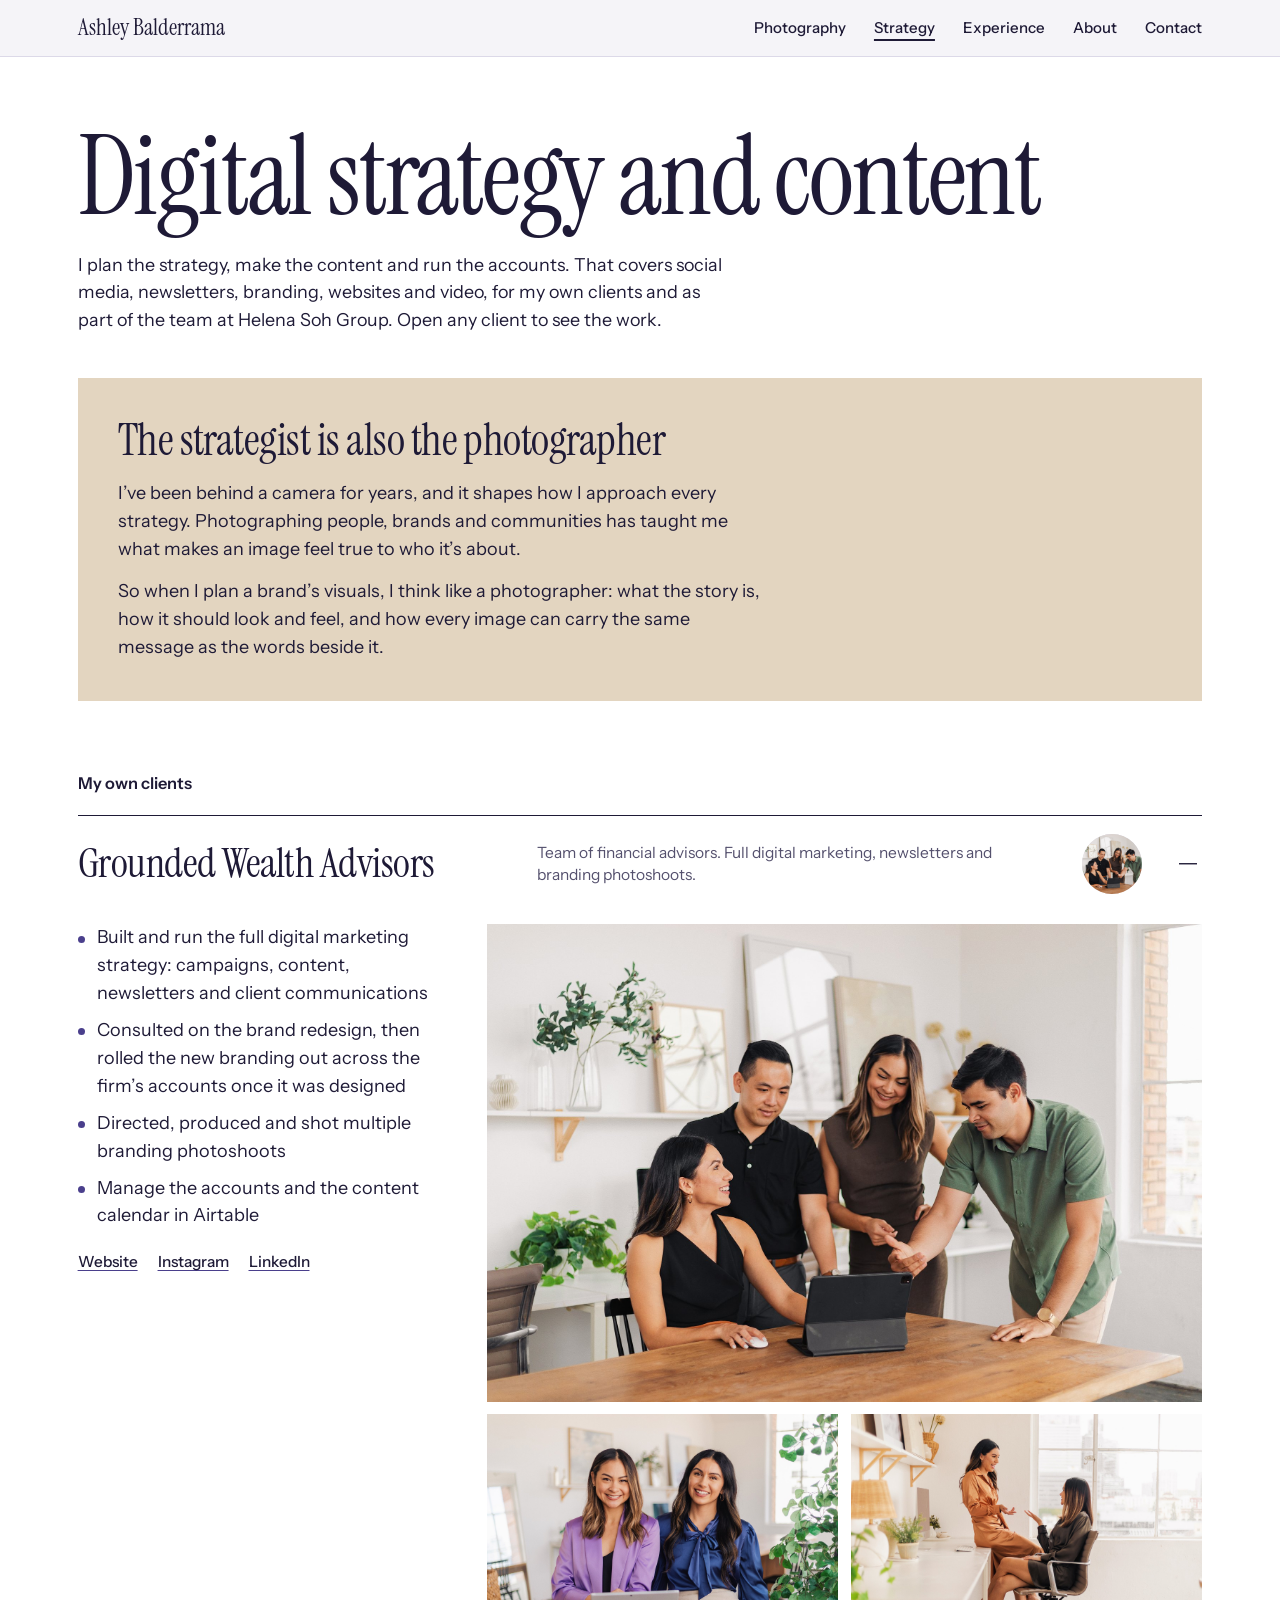
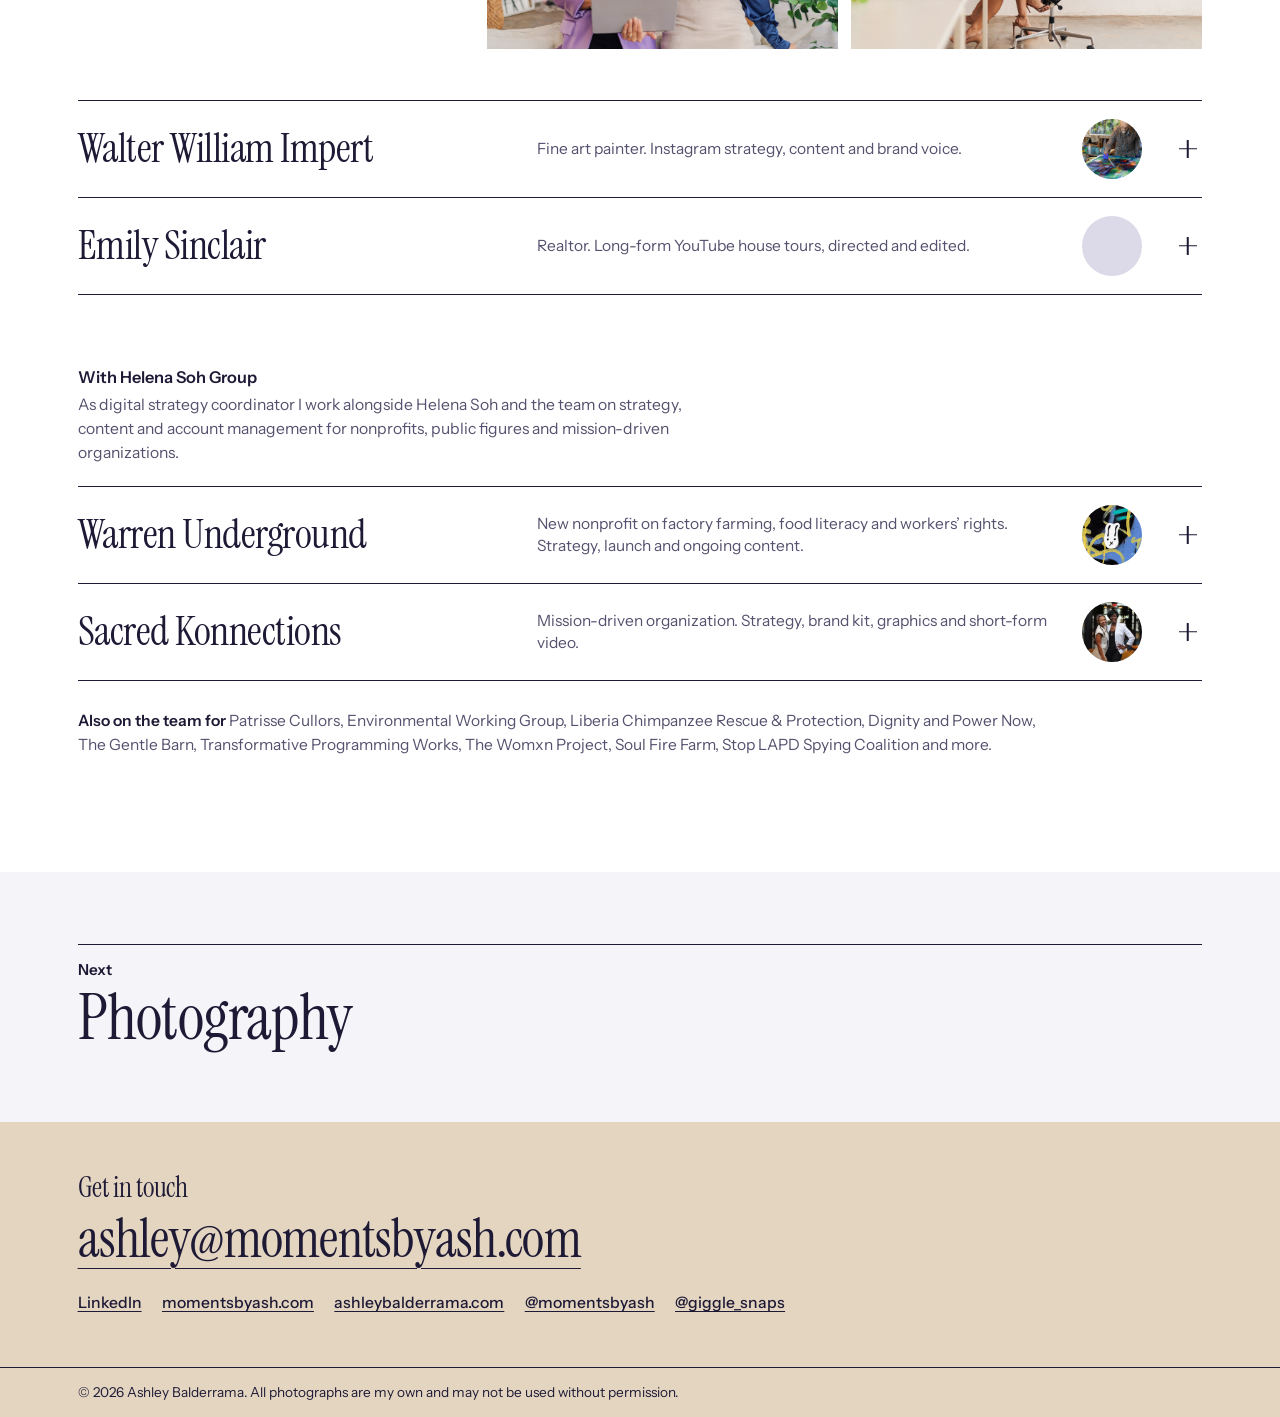
<file: strategy.html>
<!doctype html>
<html lang="en">
<head>
<meta charset="utf-8">
<meta name="viewport" content="width=device-width, initial-scale=1">
<title>Digital strategy and content | Ashley Balderrama</title>
<meta name="description" content="Digital marketing strategy, content and account management by Ashley Balderrama for nonprofits, mission-driven organizations and businesses.">
<meta property="og:title" content="Digital strategy and content | Ashley Balderrama">
<meta property="og:description" content="Digital marketing strategy, content and account management by Ashley Balderrama for nonprofits, mission-driven organizations and businesses.">
<meta property="og:type" content="website">
<meta property="og:url" content="https://ashleybalderrama.github.io/strategy.html">
<!-- The image that shows when the link is texted or shared. Replace images/share.jpg (1200 x 630) to change it. -->
<meta property="og:image" content="https://ashleybalderrama.github.io/images/share.jpg">
<meta property="og:image:width" content="2400">
<meta property="og:image:height" content="1260">
<meta property="og:image:alt" content="Ashley Balderrama, portfolio at a glance: photography, branding and digital strategy, all in one place.">
<meta name="twitter:card" content="summary_large_image">
<link rel="icon" href="data:image/svg+xml,%3Csvg xmlns='http://www.w3.org/2000/svg' viewBox='0 0 64 64'%3E%3Crect width='64' height='64' fill='%23E3D5C0'/%3E%3Ctext x='32' y='44' font-family='Georgia,serif' font-size='32' text-anchor='middle' fill='%231E1A36'%3EAB%3C/text%3E%3C/svg%3E">
<link rel="preload" href="fonts/instrument-serif.woff2" as="font" type="font/woff2" crossorigin>
<link rel="stylesheet" href="site.css">
</head>

<body>
<div class="guide-bar guide-only">Guide mode is on: every frame shows the file it uses and what belongs there. <a href="strategy.html">Turn it off</a></div>

<header class="top">
  <div class="wrap">
    <a class="brand" href="index.html" aria-label="Ashley Balderrama, home"><span class="full">Ashley Balderrama</span><span class="short">AB</span></a>
    <nav aria-label="Site">
      <a href="photography.html">Photography</a>
      <a href="strategy.html" aria-current="page">Strategy</a>
      <a class="nav-wide" href="index.html#experience">Experience</a>
      <a href="index.html#about">About</a>
      <a href="#contact">Contact</a>
    </nav>
  </div>
</header>

<main id="top">

<!-- ======================= STRATEGY ======================= -->
<section class="page strategy" id="strategy">
  <div class="wrap">
    <h1>Digital strategy and content</h1>
    <p class="intro">I plan the strategy, make the content and run the accounts. That covers social media, newsletters, branding, websites and video, for my own clients and as part of the team at Helena Soh Group. Open any client to see the work.</p>

    <div class="edge">
      <div>
        <h2>The strategist is also the photographer</h2>
        <p>I’ve been behind a camera for years, and it shapes how I approach every strategy. Photographing people, brands and communities has taught me what makes an image feel true to who it’s about.</p>
        <p>So when I plan a brand’s visuals, I think like a photographer: what the story is, how it should look and feel, and how every image can carry the same message as the words beside it.</p>
      </div>
    </div>

    <div class="group">
      <h2 class="group-title">My own clients</h2>
      <div class="cases">

        <details class="case" name="case" id="grounded-wealth-advisors" open>
          <summary>
            <span class="case-name">Grounded Wealth Advisors</span>
            <span class="case-kind">Team of financial advisors. Full digital marketing, newsletters and branding photoshoots.</span>
            <span class="case-thumb slot" data-file="gwa-01.jpg" data-thumb></span>
            <span class="case-toggle" aria-hidden="true"></span>
          </summary>
          <div class="case-body">
            <div class="case-text">
              <ul class="did">
                <li>Built and run the full digital marketing strategy: campaigns, content, newsletters and client communications</li>
                <li>Consulted on the brand redesign, then rolled the new branding out across the firm’s accounts once it was designed</li>
                <li>Directed, produced and shot multiple branding photoshoots</li>
                <li>Manage the accounts and the content calendar in Airtable</li>
              </ul>
              <p class="links">
                <a href="https://groundedwealthadvisors.ceterainvestors.com/">Website</a>
                <a href="https://www.instagram.com/groundedwealth_advisors/">Instagram</a>
                <a href="https://www.linkedin.com/company/grounded-wealth-advisors/posts/?feedView=all">LinkedIn</a>
              </p>
            </div>
            <div class="case-media lead" data-zoomgroup>
              <button type="button" class="slot zoom" style="--r:1.5" data-file="gwa-01.jpg" data-alt="Four colleagues gathered around a tablet at a wooden table"
                data-caption="Branding shoot, directed and photographed by Ashley." data-brief="Lead image from a branding shoot you directed. Horizontal 3:2."></button>
              <button type="button" class="slot zoom" style="--r:1.5" data-file="gwa-02.jpg" data-alt="Two colleagues smiling with a tablet"
                data-caption="Branding shoot, directed and photographed by Ashley." data-brief="Second image from the shoot, or a screenshot of the feed. 3:2."></button>
              <button type="button" class="slot zoom" style="--r:1.5" data-file="gwa-03.jpg" data-alt="Two colleagues talking at a desk by a window"
                data-caption="Branding shoot, directed and photographed by Ashley." data-brief="Third image, or a newsletter screenshot. 3:2."></button>
            </div>
          </div>
        </details>

        <details class="case" name="case" id="walter-william-impert">
          <summary>
            <span class="case-name">Walter William Impert</span>
            <span class="case-kind">Fine art painter. Instagram strategy, content and brand voice.</span>
            <span class="case-thumb slot" data-file="wwi-02.jpg" data-thumb></span>
            <span class="case-toggle" aria-hidden="true"></span>
          </summary>
          <div class="case-body">
            <div class="case-text">
              <ul class="did">
                <li>Set the Instagram strategy and manage the account</li>
                <li>Create the content and keep the posting schedule</li>
                <li>Advise on artist messaging and brand voice</li>
              </ul>
              <p class="links">
                <a href="https://www.instagram.com/walterwilliamimpert/">Instagram</a>
              </p>
            </div>
            <div class="case-media" data-zoomgroup>
              <button type="button" class="slot zoom" style="--r:.8" data-file="wwi-01.jpg" data-alt="Walter William Impert’s Instagram feed of paintings and studio video"
                data-caption="The Instagram feed." data-brief="Screenshot of the Instagram grid. 4:5."></button>
              <button type="button" class="slot zoom" style="--r:.667" data-file="wwi-02.jpg" data-alt="The painter at work on a large canvas in his studio"
                data-caption="In the studio, photographed for the feed." data-brief="A photo or post you made: the artist at work. Vertical 2:3."></button>
            </div>
          </div>
        </details>

        <details class="case" name="case" id="emily-sinclair">
          <summary>
            <span class="case-name">Emily Sinclair</span>
            <span class="case-kind">Realtor. Long-form YouTube house tours, directed and edited.</span>
            <span class="case-thumb slot" data-file="es-01.jpg" data-thumb></span>
            <span class="case-toggle" aria-hidden="true"></span>
          </summary>
          <div class="case-body">
            <div class="case-text">
              <ul class="did">
                <li>Produce long-form YouTube house tours</li>
                <li>Direct and capture content on site</li>
                <li>Edit every video in post-production</li>
              </ul>
              <p class="links">
                <a href="https://www.youtube.com/@EmilySinclairHOMES/videos">Watch on YouTube</a>
              </p>
            </div>
            <div class="case-media" data-zoomgroup>
              <button type="button" class="slot zoom" style="--r:1.789" data-file="es-01.jpg" data-alt="Still from a house tour video: the host waving in a kitchen"
                data-caption="Still from a house tour." data-brief="Thumbnail or still from a house tour. 16:9."></button>
            </div>
          </div>
        </details>

      </div>
    </div>

    <div class="group">
      <h2 class="group-title">With Helena Soh Group</h2>
      <p class="group-note">As digital strategy coordinator I work alongside Helena Soh and the team on strategy, content and account management for nonprofits, public figures and mission-driven organizations.</p>
      <div class="cases">

        <details class="case" name="case" id="warren-underground">
          <summary>
            <span class="case-name">Warren Underground</span>
            <span class="case-kind">New nonprofit on factory farming, food literacy and workers’ rights. Strategy, launch and ongoing content.</span>
            <span class="case-thumb slot" data-file="wu-01.jpg" data-thumb></span>
            <span class="case-toggle" aria-hidden="true"></span>
          </summary>
          <div class="case-body">
            <div class="case-text">
              <ul class="did">
                <li>Part of the team that built the digital strategy for the organization from the ground up</li>
                <li>Launched it across multiple platforms and continue to manage the accounts</li>
                <li>Create content, run research and keep the content calendar in Airtable</li>
                <li>Co-produced the branding photos and the overall look</li>
              </ul>
              <p class="links">
                <a href="https://warrenunderground.org/">Website</a>
                <a href="https://www.instagram.com/warren.underground/">Instagram</a>
              </p>
            </div>
            <div class="case-media" data-zoomgroup>
              <button type="button" class="slot zoom" style="--r:.667" data-file="wu-01.jpg" data-alt="Warren Underground rabbit sticker on a graffiti-covered wall"
                data-caption="Branding photo for Warren Underground." data-brief="A branding photo you co-produced. Vertical 2:3."></button>
              <button type="button" class="slot zoom" style="--r:.8" data-file="wu-02.jpg" data-alt="Warren Underground’s Instagram feed"
                data-caption="The Instagram feed." data-brief="Screenshot of the Instagram grid. 4:5."></button>
              <button type="button" class="slot zoom" style="--r:.807" data-file="wu-03.jpg" data-alt="Social post about art-covered community fridges providing free food in Los Angeles"
                data-caption="Social post." data-brief="One post or reel cover you made. 4:5."></button>
            </div>
          </div>
        </details>

        <details class="case" name="case" id="sacred-konnections">
          <summary>
            <span class="case-name">Sacred Konnections</span>
            <span class="case-kind">Mission-driven organization. Strategy, brand kit, graphics and short-form video.</span>
            <span class="case-thumb slot" data-file="sk-02.jpg" data-thumb></span>
            <span class="case-toggle" aria-hidden="true"></span>
          </summary>
          <div class="case-body">
            <div class="case-text">
              <ul class="did">
                <li>Part of the team that created the overall digital strategy</li>
                <li>Carried it out through content creation, graphic design and brand kits</li>
                <li>Directed and edited short-form video</li>
              </ul>
              <p class="links">
                <a href="https://www.instagram.com/sacred_konnections/">Instagram</a>
              </p>
            </div>
            <div class="case-media" data-zoomgroup>
              <button type="button" class="slot zoom" style="--r:.654" data-file="sk-01.jpg" data-alt="Sacred Konnections brand kit: logo, fonts and color palette"
                data-caption="Brand kit." data-brief="The brand kit on one board. Vertical."></button>
              <button type="button" class="slot zoom" style="--r:.667" data-file="sk-02.jpg" data-alt="Two women smiling together on set"
                data-caption="On set for a short-form video." data-brief="A photo or still from a video you directed. Vertical 2:3."></button>
            </div>
          </div>
        </details>

      </div>
      <p class="also"><b>Also on the team for</b> Patrisse Cullors, Environmental Working Group, Liberia Chimpanzee Rescue &amp; Protection, Dignity and Power Now, The Gentle Barn, Transformative Programming Works, The Womxn Project, Soul Fire Farm, Stop LAPD Spying Coalition and more.</p>
    </div>
  </div>
</section>

<section class="next">
  <div class="wrap">
    <a class="next-link" href="photography.html"><small>Next</small><span>Photography</span></a>
  </div>
</section>

<!-- ======================= CONTACT ======================= -->
<section class="band contact" id="contact">
  <div class="wrap">
    <h2>Get in touch</h2>
    <a class="mail" href="mailto:ashley@momentsbyash.com">ashley@momentsbyash.com</a>
    <p class="links">
      <a href="https://www.linkedin.com/in/ashley-balderrama/">LinkedIn</a>
      <a href="https://www.momentsbyash.com">momentsbyash.com</a>
      <a href="https://www.ashleybalderrama.com">ashleybalderrama.com</a>
      <a href="https://www.instagram.com/momentsbyash/">@momentsbyash</a>
      <a href="https://www.instagram.com/giggle_snaps/">@giggle_snaps</a>
    </p>
  </div>
</section>

</main>

<footer class="colophon">
  <div class="wrap">© 2026 Ashley Balderrama. All photographs are my own and may not be used without permission.</div>
</footer>

<dialog class="lightbox" id="lightbox" aria-label="Image">
  <img alt="">
  <div class="lb-foot">
    <p></p>
    <div class="lb-btns">
      <button type="button" data-step="-1">Previous</button>
      <button type="button" data-step="1">Next</button>
      <button type="button" data-close>Close</button>
    </div>
  </div>
</dialog>

<script src="content.js"></script>
<script src="site.js"></script>
</body>
</html>
</file>
<file: site.css>
/* Ashley Balderrama portfolio: shared styles for every page. */
@font-face{font-family:"Instrument Serif";font-style:normal;font-weight:400;font-display:swap;src:url("fonts/instrument-serif.woff2") format("woff2")}
@font-face{font-family:"Instrument Serif";font-style:italic;font-weight:400;font-display:swap;src:url("fonts/instrument-serif-italic.woff2") format("woff2")}
@font-face{font-family:"Instrument Sans";font-style:normal;font-weight:400 700;font-display:swap;src:url("fonts/instrument-sans.woff2") format("woff2")}

:root{
  --paper:#F5F4F8;
  --white:#FFFFFF;
  --ink:#1E1A36;
  --ink-soft:#55516E;
  --indigo:#4A3F8C;
  --mist:#DCD9E8;
  --accent:#E3D5C0;   /* the one color to change if you want a different accent */
  --display:"Instrument Serif","Iowan Old Style","Palatino Linotype",Georgia,serif;
  --text:"Instrument Sans","Helvetica Neue",Arial,sans-serif;
  --gutter:clamp(20px,4.5vw,64px);
  --gap:clamp(8px,1vw,14px);
}
*,*::before,*::after{box-sizing:border-box}
html{-webkit-text-size-adjust:100%}
@media (prefers-reduced-motion:no-preference){html{scroll-behavior:smooth}}
body{margin:0;background:var(--paper);color:var(--ink);font-family:var(--text);
     font-size:clamp(1rem,.3vw + .95rem,1.125rem);line-height:1.55}
img{display:block;max-width:100%}
h1,h2,h3,h4{font-family:var(--display);font-weight:400;line-height:1;margin:0;letter-spacing:-.012em}
p{margin:0 0 1em}
a{color:inherit;text-decoration-color:var(--indigo);text-decoration-thickness:1px;text-underline-offset:.2em}
a:hover{text-decoration-thickness:2px}
:focus-visible{outline:2px solid var(--indigo);outline-offset:3px}
[hidden]{display:none !important}
.wrap{max-width:1240px;margin-inline:auto;padding-inline:var(--gutter)}
.measure{max-width:38em}
section[id]{scroll-margin-top:68px}

/* top bar */
.top{position:sticky;top:0;z-index:20;background:rgba(245,244,248,.94);backdrop-filter:blur(8px);border-bottom:1px solid var(--mist)}
.top .wrap{display:flex;align-items:center;justify-content:space-between;gap:20px;min-height:56px}
.brand{font-family:var(--display);font-size:1.45rem;line-height:1;text-decoration:none;white-space:nowrap}
.top nav{display:flex;gap:clamp(14px,2.2vw,30px)}
.top nav a{font-size:.94rem;font-weight:500;text-decoration:none;white-space:nowrap;padding-block:6px}
.top nav a:hover{text-decoration:underline;text-decoration-thickness:1px}
.top nav a[aria-current="page"]{text-decoration:underline;text-decoration-thickness:1.5px;text-underline-offset:.4em}
.brand .short{display:none}

/* buttons */
.btn{display:inline-block;font-weight:600;font-size:.98rem;text-decoration:none;
     padding:.7em 1.3em;border-radius:999px;border:1.5px solid var(--ink);line-height:1.2}
button.btn{font-family:inherit;background:transparent;color:var(--ink);cursor:pointer}
.more{margin-top:clamp(14px,2vw,24px)}
.btn-solid{background:var(--ink);color:var(--paper)}
.btn-solid:hover{background:var(--indigo);border-color:var(--indigo)}
.btn-line:hover{background:var(--ink);color:var(--paper)}

/* image slots */
.slot{position:relative;display:block;overflow:hidden;margin:0;padding:0;border:0;background:var(--mist);
      color:var(--ink);font:inherit;text-align:left}
.slot > img{position:absolute;inset:0;width:100%;height:100%;object-fit:cover;object-position:var(--pos,50% 50%)}
.slot.is-empty{display:none}
.zoom.is-filled{cursor:zoom-in}
.slot-note{display:none;position:absolute;inset:0;padding:10px 12px;overflow:hidden;font-size:.8rem;line-height:1.35}
.slot-note b{display:block;font-weight:700;margin-bottom:.3em;word-break:break-all}
body.guide .slot.is-empty{display:block;outline:1.5px dashed #A9A4C4;outline-offset:-1.5px}
body.guide .slot .slot-note{display:block}
body.guide .slot.is-filled .slot-note{inset:0 0 auto 0;background:rgba(30,26,54,.84);color:#fff}
body.guide .slot.is-filled .slot-note b{margin-bottom:0}
.guide-only{display:none}
body.guide .guide-only{display:block}
.guide-bar{background:var(--ink);color:var(--paper);font-size:.92rem;padding:10px var(--gutter)}
.guide-bar a{color:var(--paper);text-decoration-color:var(--paper)}
.guide-tip{font-size:.92rem;color:var(--ink-soft);margin-top:1em}

/* hero */
.hero-strip{display:flex;gap:6px;height:clamp(260px,44vh,480px);background:var(--paper)}
.hero-strip .slot{flex:var(--r) 1 0;height:100%;min-width:0}
.hero-text{display:grid;grid-template-columns:minmax(0,1fr) auto;gap:clamp(16px,4vw,56px);align-items:end;
           padding-block:clamp(22px,3vw,40px) clamp(8px,1.5vw,20px)}
.hero h1{font-size:clamp(2.9rem,6.6vw,6rem);line-height:.92;letter-spacing:-.02em}
.hero-side{max-width:25em}
.lede{font-family:var(--display);font-size:clamp(1.4rem,2.1vw,1.9rem);line-height:1.12;margin-bottom:.7em}
.actions{display:flex;flex-wrap:wrap;gap:12px}

/* roles */
.roles{position:relative;background:var(--ink) url("images/bg-statements.jpg") center 30%/cover no-repeat;color:#fff;padding-block:clamp(52px,7.5vw,104px)}
.roles::before{content:"";position:absolute;inset:0;background:rgba(22,18,42,.62)}
.roles .wrap{position:relative}
.roles ul{list-style:none;margin:0;padding:0;display:grid;grid-template-columns:repeat(3,minmax(0,1fr));gap:clamp(20px,4vw,56px)}
.roles li{font-family:var(--display);font-size:clamp(1.5rem,2.5vw,2.2rem);line-height:1.1;letter-spacing:-.01em;
          border-top:1px solid rgba(255,255,255,.8);padding-top:.6em;text-shadow:0 1px 14px rgba(22,18,42,.55)}

/* section rhythm */
.band{padding-block:clamp(44px,5.6vw,80px)}
.band h2{font-size:clamp(2.5rem,5.6vw,4.4rem);line-height:.96;margin-bottom:.35em}
.intro{font-size:clamp(1.08rem,1.4vw,1.25rem);max-width:36em}

/* gallery */
.filters{display:flex;flex-wrap:wrap;gap:8px;margin:clamp(24px,3vw,40px) 0 clamp(16px,2vw,24px)}
.filters button{font:inherit;font-size:.92rem;font-weight:500;color:var(--ink);background:transparent;
                border:1.5px solid var(--ink);border-radius:999px;padding:.42em 1em;cursor:pointer;line-height:1.2}
.filters button:hover{background:var(--mist)}
.filters button[aria-pressed="true"],.filters button[aria-pressed="true"]:hover{background:var(--ink);color:var(--paper)}
.gallery{column-count:3;column-gap:var(--gap)}
.frame{width:100%;margin:0 0 var(--gap);break-inside:avoid}
.frame > img{position:static;height:auto}
body.guide .frame.is-empty{aspect-ratio:4/5}
.after-gallery{display:grid;grid-template-columns:minmax(0,1fr) minmax(0,1fr);gap:clamp(24px,5vw,72px);margin-top:clamp(36px,5vw,64px)}
.after-gallery h3,.two-up h3{font-size:clamp(1.5rem,2vw,1.8rem);margin-bottom:.5em}
.plain{list-style:none;margin:0;padding:0}
.plain li{padding-block:.5em;border-top:1px solid var(--mist)}
.plain li:last-child{border-bottom:1px solid var(--mist)}
.credit{font-family:var(--display);font-style:italic;font-size:1.12em;color:var(--ink-soft)}

/* lightbox */
dialog.lightbox{border:0;padding:0;background:var(--ink);color:var(--paper);max-width:min(96vw,1400px);max-height:94vh;width:max-content}
dialog.lightbox::backdrop{background:rgba(30,26,54,.9)}
.lightbox img{max-width:min(96vw,1400px);max-height:80vh;width:auto;height:auto;margin-inline:auto}
.lb-foot{display:flex;align-items:center;justify-content:space-between;gap:16px;padding:10px 14px}
.lb-foot p{margin:0;font-family:var(--display);font-style:italic;font-size:1.15rem;line-height:1.25}
.lb-btns{display:flex;gap:8px;flex-shrink:0;margin-left:auto}
.lb-btns button{font:inherit;font-size:.88rem;font-weight:600;color:var(--paper);background:transparent;
                border:1.5px solid var(--paper);border-radius:999px;padding:.4em .95em;cursor:pointer}
.lb-btns button:hover{background:var(--paper);color:var(--ink)}
dialog.lightbox :focus-visible{outline-color:var(--accent)}

/* specialty portfolios */
.decks{background:var(--accent)}
.decks :focus-visible{outline-color:var(--ink)}
.deck-list{list-style:none;margin:clamp(24px,3vw,40px) 0 0;padding:0;display:grid;grid-template-columns:repeat(4,minmax(0,1fr));gap:clamp(20px,2.4vw,32px)}
.deck-list a,.deck-list .deck-todo{display:block;text-decoration:none;border-top:1px solid var(--ink);padding-top:.7em}
.deck-title{display:block;font-family:var(--display);font-size:clamp(1.3rem,2.1vw,1.9rem);line-height:1.04;letter-spacing:-.01em}
.deck-go{display:block;margin-top:.6em;font-size:.95rem;font-weight:500;text-decoration:underline;text-decoration-thickness:1px;text-underline-offset:.2em;text-decoration-color:var(--ink)}
.deck-list a:hover .deck-go{text-decoration-thickness:2px}

/* strategy */
.strategy{background:var(--white)}
.group{margin-top:clamp(40px,6vw,72px)}
.group-title{font-family:var(--text);font-weight:600;font-size:1.02rem;letter-spacing:0;line-height:1.3}
.group-note{color:var(--ink-soft);max-width:40em;margin:.3em 0 0;font-size:.98rem}
.cases{margin-top:clamp(12px,1.6vw,20px);border-bottom:1px solid var(--ink)}
.case{border-top:1px solid var(--ink)}
.case summary{display:grid;grid-template-columns:minmax(0,5fr) minmax(0,6fr) 60px 28px;column-gap:clamp(12px,2.5vw,32px);
              align-items:center;padding-block:clamp(12px,1.5vw,18px);cursor:pointer;list-style:none}
.case summary::-webkit-details-marker{display:none}
.case-name{font-family:var(--display);font-size:clamp(1.7rem,3.2vw,2.7rem);line-height:1.02;letter-spacing:-.012em}
.case summary:hover .case-name{text-decoration:underline;text-decoration-thickness:1px;text-underline-offset:.12em}
.case-kind{color:var(--ink-soft);font-size:.97rem;line-height:1.4}
.case-thumb{grid-column:3;width:60px;aspect-ratio:1;border-radius:50%}
.case-toggle{grid-column:4;position:relative;width:28px;height:28px;justify-self:end}
.case-toggle::before,.case-toggle::after{content:"";position:absolute;left:50%;top:50%;width:18px;height:1.5px;background:var(--ink);transform:translate(-50%,-50%)}
.case-toggle::after{transform:translate(-50%,-50%) rotate(90deg)}
@media (prefers-reduced-motion:no-preference){.case-toggle::after{transition:transform .2s}}
details[open] > summary .case-toggle::after{transform:translate(-50%,-50%) rotate(0deg)}
details[id]{scroll-margin-top:68px}
.case-body{display:grid;grid-template-columns:minmax(0,4fr) minmax(0,8fr);gap:clamp(20px,4vw,56px);align-items:start;
           padding-block:clamp(6px,1vw,14px) clamp(28px,4vw,52px)}
.did{margin:0 0 1.1em;padding:0;list-style:none}
.did li{position:relative;padding-left:1.1em;margin-bottom:.5em}
.did li::before{content:"";position:absolute;left:0;top:.62em;width:.4em;height:.4em;border-radius:50%;background:var(--indigo)}
.links{font-size:.96rem;font-weight:500;display:flex;flex-wrap:wrap;gap:.3em 1.3em;margin:0}
.case-media{display:flex;flex-wrap:wrap;gap:var(--gap);align-items:flex-start}
.case-media .slot{flex:var(--r,1) 1 0;aspect-ratio:var(--r,1);min-width:0}
.case-media.lead .slot:first-child{flex-basis:100%}
.also{margin:clamp(18px,2.4vw,28px) 0 0;color:var(--ink-soft);font-size:.97rem;max-width:62em}
.also b{color:var(--ink);font-weight:600}

/* sub-pages */
.page{padding-block:clamp(36px,5.5vw,80px) clamp(64px,9vw,128px)}
.page h1{font-size:clamp(3rem,8.6vw,7.75rem);line-height:.9;letter-spacing:-.02em;margin-bottom:.22em}
.next{background:var(--paper);padding-block:clamp(40px,6vw,72px)}
.next-link{display:block;text-decoration:none;border-top:1px solid var(--ink);padding-top:.7em}
.next-link small{display:block;font-size:.95rem;font-weight:600;margin-bottom:.3em}
.next-link span{font-family:var(--display);font-size:clamp(2rem,5vw,4rem);line-height:1;letter-spacing:-.012em}
.next-link:hover span{text-decoration:underline;text-decoration-thickness:1px;text-underline-offset:.1em}
.published{max-width:46em;margin-bottom:clamp(40px,6vw,72px)}
.published h2{font-size:clamp(1.5rem,2vw,1.8rem);margin-bottom:.5em}

/* photography page: creative direction and archives */
.glance{color:var(--ink-soft);max-width:38em}
.process{background:var(--white)}
.process h2,.archives h2{font-size:clamp(2.3rem,5.2vw,4.2rem);line-height:.98;margin-bottom:.35em}
.steps{list-style:none;margin:clamp(24px,3.5vw,44px) 0 0;padding:0;display:grid;grid-template-columns:repeat(4,minmax(0,1fr));
       gap:clamp(20px,3vw,40px);counter-reset:step}
.steps li{border-top:1px solid var(--ink);padding-top:.9em;counter-increment:step}
.steps .slot{aspect-ratio:4/5;width:100%;margin-bottom:1em}
.steps h3{font-size:clamp(1.5rem,2.1vw,1.9rem);line-height:1.05;margin-bottom:.4em}
.steps h3::before{content:counter(step) ". "}
.steps p{color:var(--ink-soft);font-size:.98rem;margin:0}
.archives{background:var(--accent)}
.archives :focus-visible{outline-color:var(--ink)}
.archives a{text-decoration-color:var(--ink)}
.site-cards{display:grid;grid-template-columns:repeat(2,minmax(0,1fr));gap:clamp(24px,4vw,56px);margin-top:clamp(24px,3.5vw,44px)}
.site-card{display:block;text-decoration:none}
.site-card .slot{aspect-ratio:3/2}
.site-card h3{font-size:clamp(2rem,3.7vw,3.2rem);margin:.45em 0 .18em}
.site-card:hover h3{text-decoration:underline;text-decoration-thickness:1px;text-underline-offset:.1em}
.site-card p{max-width:31em;margin-bottom:1em}
.insta{margin:clamp(24px,3.5vw,40px) 0 0;font-weight:500}

/* strategy page: photography-led statement */
.edge{      background:var(--accent);padding:clamp(22px,3.2vw,40px);margin-top:clamp(24px,3.5vw,44px)}
.edge h2{font-size:clamp(1.9rem,3.4vw,2.9rem);line-height:1.02;margin-bottom:.4em}
.edge p{max-width:36em;margin:0 0 .8em}
.edge p:last-child{margin-bottom:0}

/* landing: the work */
.work-grid{display:grid;grid-template-columns:repeat(2,minmax(0,1fr));gap:clamp(28px,4.5vw,64px);margin-top:clamp(20px,3vw,36px)}
.work-main{display:block;text-decoration:none}
.strip{display:flex;gap:var(--gap);aspect-ratio:2.4}
.strip .slot{flex:var(--r,1) 1 0;height:100%;min-width:0}
.work-card h3{font-size:clamp(2.1rem,3.7vw,3.2rem);margin:.45em 0 .18em}
.work-main:hover h3{text-decoration:underline;text-decoration-thickness:1px;text-underline-offset:.1em}
.work-card p{color:var(--ink-soft);max-width:31em;margin-bottom:1em}
.client-links{font-size:.95rem;font-weight:500;display:flex;flex-wrap:wrap;gap:.25em 1.2em;margin:1.1em 0 0;padding:0;list-style:none}

/* photo break */
.photo-break{display:flex;gap:6px;height:clamp(200px,30vw,400px);text-decoration:none}
.photo-break .slot{flex:var(--r) 1 0;height:100%;min-width:0}
.photo-break.fit{height:auto;aspect-ratio:var(--sum)}
.deck-cover{aspect-ratio:16/9;margin-bottom:.7em}

/* offer */
.offer-grid{display:grid;grid-template-columns:minmax(0,8fr) minmax(0,4fr);gap:clamp(20px,3.5vw,48px);margin-top:clamp(20px,3vw,36px);align-items:start}
.offer-grid .slot{aspect-ratio:4/5}
.offer{margin:0;border-bottom:1px solid var(--ink)}
.offer > div{display:grid;grid-template-columns:minmax(0,4fr) minmax(0,8fr);gap:clamp(14px,2.4vw,32px);border-top:1px solid var(--ink);
             padding-block:clamp(14px,1.8vw,22px);align-items:baseline}
.offer dt{font-family:var(--display);font-size:clamp(1.5rem,2.2vw,1.9rem);line-height:1.05}
.offer dd{margin:0;max-width:40em}

/* experience */
.experience{background:var(--white)}
.when{font-weight:600;font-variant-numeric:tabular-nums}
.where{font-family:var(--display);font-style:italic;font-size:1.2rem;color:var(--ink-soft);margin-bottom:.5em}
.two-up{display:grid;grid-template-columns:minmax(0,1fr) minmax(0,1fr);gap:clamp(24px,5vw,72px);margin-top:clamp(32px,4vw,56px)}

.jobs{margin-top:clamp(20px,3vw,36px);border-bottom:1px solid var(--ink)}
.job{border-top:1px solid var(--ink)}
.job summary{display:grid;grid-template-columns:minmax(0,3fr) minmax(0,9fr) 28px;column-gap:clamp(16px,4vw,56px);
             align-items:center;padding-block:clamp(14px,1.8vw,22px);cursor:pointer;list-style:none}
.job summary::-webkit-details-marker{display:none}
.job h3{font-size:clamp(1.6rem,2.4vw,2.1rem);line-height:1.05}
.job summary:hover h3{text-decoration:underline;text-decoration-thickness:1px;text-underline-offset:.12em}
.job .where{margin:.15em 0 0}
.job-body{display:grid;grid-template-columns:minmax(0,3fr) minmax(0,9fr) 28px;column-gap:clamp(16px,4vw,56px);padding-bottom:clamp(18px,2.4vw,28px)}
.job-body p{grid-column:2;max-width:38em;margin:0}

/* about */
.about-grid{display:grid;grid-template-columns:minmax(0,4fr) minmax(0,7fr);gap:clamp(24px,6vw,96px);align-items:start}
.about-grid .slot{aspect-ratio:2/3}

/* contact */
.contact{background:var(--accent);padding-block:clamp(32px,4vw,52px)}
.contact h2{font-size:clamp(1.5rem,2.2vw,1.9rem);line-height:1.1;margin-bottom:.2em}
.contact :focus-visible{outline-color:var(--ink)}
.contact a{text-decoration-color:var(--ink)}
.mail{display:inline-block;font-family:var(--display);letter-spacing:-.015em;font-size:clamp(1.9rem,4.4vw,3.4rem);line-height:1.05;
      overflow-wrap:anywhere;margin:0 0 .45em}
.contact .links{font-size:.98rem}
.colophon{background:var(--accent);border-top:1px solid var(--ink);font-size:.85rem;padding-block:14px}

@media (max-width:900px){
  .case-body,.about-grid,.after-gallery,.two-up,.work-grid,.hero-text,.offer-grid{grid-template-columns:minmax(0,1fr)}
  .offer-grid .slot{max-width:360px}
  .hero-text{align-items:start}
  .steps,.deck-list{grid-template-columns:repeat(2,minmax(0,1fr))}
  .about-grid .slot{max-width:380px}
  .gallery{column-count:2}
}
@media (max-width:700px){
  .photo-break .slot:nth-child(n+3){display:none}
  .photo-break.fit{aspect-ratio:var(--sum-m)}
  .hero-strip{flex-wrap:wrap;height:auto}
  .hero-strip .slot{flex:1 1 0;height:auto;aspect-ratio:2/3}
  .hero-strip .slot:first-child{flex-basis:100%;aspect-ratio:3/2}
  .offer > div{grid-template-columns:minmax(0,1fr);gap:4px}
  .roles ul,.site-cards{grid-template-columns:minmax(0,1fr)}
  .job summary{grid-template-columns:minmax(0,1fr) 24px;column-gap:12px}
  .job .when{grid-column:1;grid-row:1;font-size:.92rem}
  .job-main{grid-column:1;grid-row:2}
  .job summary .case-toggle{grid-column:2;grid-row:1 / span 2;width:24px}
  .job-body{display:block}
  .case summary{grid-template-columns:minmax(0,1fr) 48px 24px;column-gap:12px}
  .case-name{grid-column:1;grid-row:1}
  .case-kind{grid-column:1;grid-row:2;margin-top:.2em}
  .case-thumb{grid-column:2;grid-row:1 / span 2;width:48px}
  .case-toggle{grid-column:3;grid-row:1 / span 2;width:24px}
  .lb-foot{flex-direction:column;align-items:flex-start}
  .lb-btns{margin-left:0}
}
@media (max-width:600px){
  .steps{grid-template-columns:minmax(0,1fr)}
  .steps .slot{max-width:300px}
  .brand .full,.nav-wide{display:none}
  .brand .short{display:inline}
  .top .wrap{gap:14px}
  .top nav{flex:1;justify-content:space-between;gap:6px}
  .top nav a{font-size:.86rem}
}
</file>
